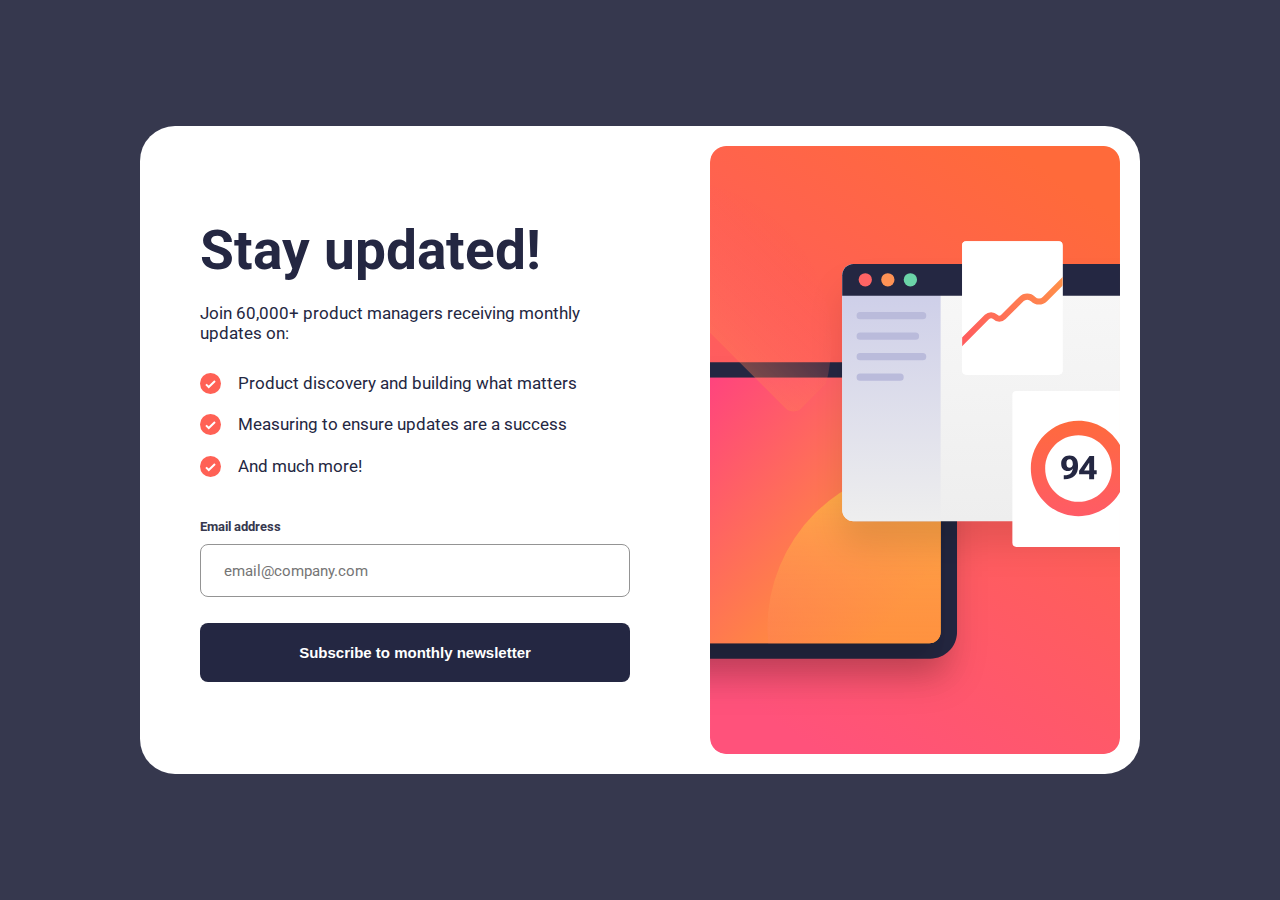
<file: index.html>
<!DOCTYPE html>
<html lang="en">

<head>
  <meta charset="UTF-8">
  <meta name="viewport" content="width=device-width, initial-scale=1.0">
  <link rel="icon" type="image/png" sizes="32x32" href="./assets/images/favicon-32x32.png">
  <title>Frontend Mentor | Newsletter sign-up form with success message</title>
  <link rel="preconnect" href="https://fonts.googleapis.com">
  <link rel="preconnect" href="https://fonts.gstatic.com" crossorigin>
  <link href="https://fonts.googleapis.com/css2?family=Roboto:ital,wght@0,100..900;1,100..900&display=swap"
    rel="stylesheet">
  <link rel="stylesheet" href="./css/style.css">
  <script src="./js/script.js" defer></script>
</head>

<body>

  <form class="form">
    <div class="form__img-box">
      <picture>
        <source srcset="./assets/images/illustration-sign-up-desktop.svg" media="(min-width: 768px)" />
        <img width="375" height="284" src="./assets/images/illustration-sign-up-mobile.svg" alt="" class="form__img">
      </picture>
    </div>
    <div class="form__body">
      <h1 class="form__title">Stay updated!</h1>
      <p class="form__info">Join 60,000+ product managers receiving monthly updates on:</p>

      <ul class="form__list">
        <li class="form__list-item"><img width="21" height="21" src="./assets/images/icon-list.svg" alt=""
            class="form__list-icon"> Product discovery and building what matters</li>
        <li class="form__list-item"><img width="21" height="21" src="./assets/images/icon-list.svg" alt=""
            class="form__list-icon"> Measuring to ensure updates are a success</li>
        <li class="form__list-item"><img width="21" height="21" src="./assets/images/icon-list.svg" alt=""
            class="form__list-icon"> And much more!</li>
      </ul>
      <div class="form__box">
        <div class="form__error-box">
          <label for="email">Email address</label>
          <p class="email-error"></p>
        </div>
        <input type="email" id="email" placeholder="email@company.com">
      </div>
      <div class="form__btn-box">
        <button class="form__btn">Subscribe to monthly newsletter</button>
      </div>
    </div>
  </form>
  <!-- 
  

 

  
  
  


  


  Thanks for subscribing!

  A confirmation email has been sent to ash@loremcompany.com.
  Please open it and click the button inside to confirm your subscription.

  Dismiss message -->



  <!-- Challenge by Frontend Mentor - https://www.frontendmentor.io?ref=challenge -->
</body>

</html>
</file>
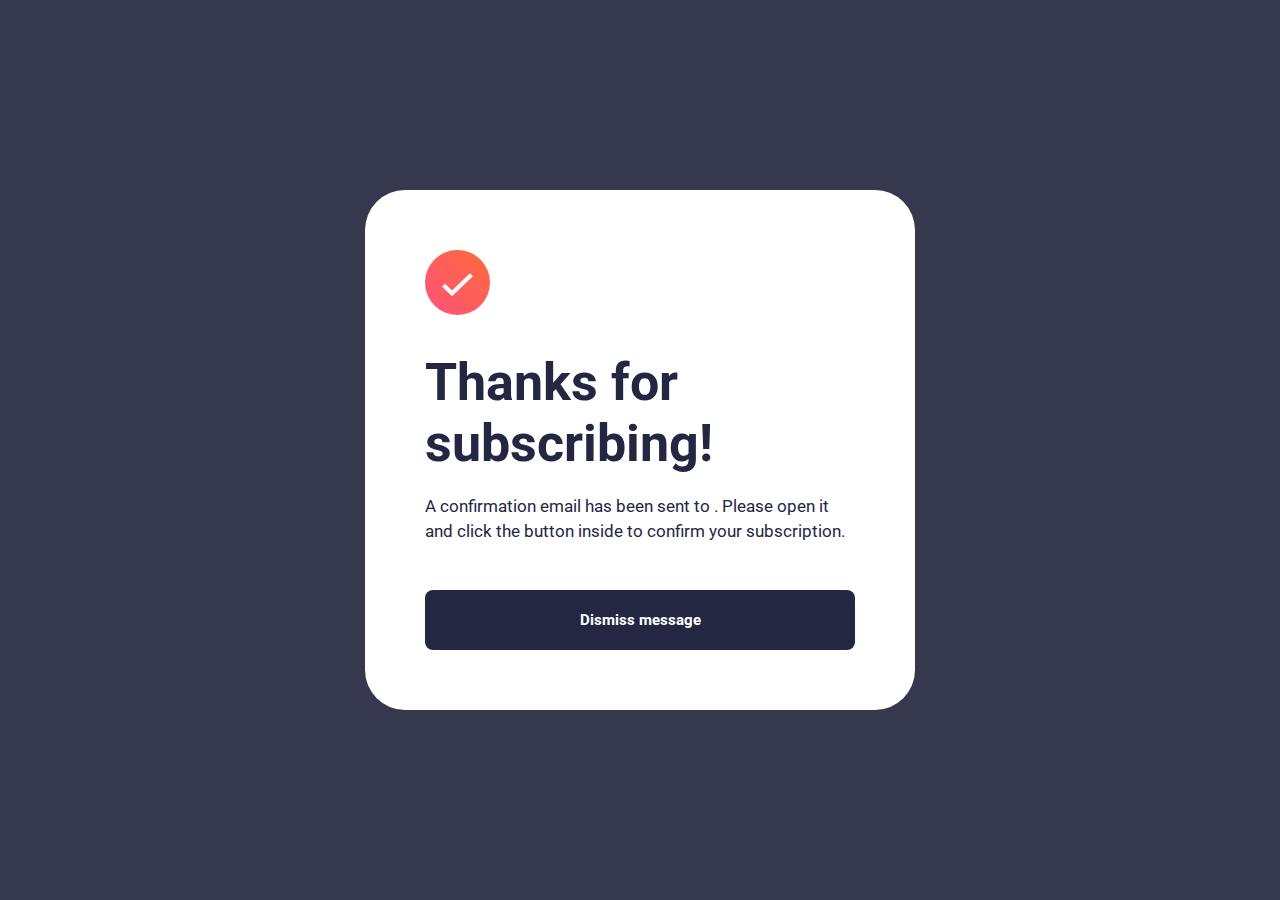
<file: subscribtion-status.html>
<!DOCTYPE html>
<html lang="en">

<head>
    <meta charset="UTF-8">
    <meta name="viewport" content="width=device-width, initial-scale=1.0">
    <link rel="icon" type="image/png" sizes="32x32" href="./assets/images/favicon-32x32.png">
    <title>Frontend Mentor | Newsletter sign-up form with success message</title>
    <link rel="preconnect" href="https://fonts.googleapis.com">
    <link rel="preconnect" href="https://fonts.gstatic.com" crossorigin>
    <link href="https://fonts.googleapis.com/css2?family=Roboto:ital,wght@0,100..900;1,100..900&display=swap"
        rel="stylesheet">
    <link rel="stylesheet" href="./css/style.css">
    <script src="./js/summary.js" defer></script>
</head>

<body>
    <section class="sub">
        <div class="sub__container">
            <img width="307" height="307" loading="lazy" src="./assets/images/icon-success.svg" alt="" class="sub__img">
            <h1 class="sub__title">Thanks for subscribing!</h1>
            <p class="sub__info"> A confirmation email has been sent to <span class="sub__email"></span>. Please open it
                and click the button inside to confirm your subscription.</p>

            <a href="index.html" class="sub__dismiss-btn">Dismiss message</a>
        </div>
    </section>


    <!-- Challenge by Frontend Mentor - https://www.frontendmentor.io?ref=challenge -->
</body>

</html>
</file>
<file: css/style.css>
* {
  margin: 0;
  padding: 0;
  box-sizing: border-box;
}

:root {
  --red: hsl(4, 100%, 67%);
  --darkBlue: hsl(234, 29%, 20%);
  --lightBlue: hsl(235, 18%, 26%);
  --grey: hsl(0, 0%, 58%);
  --white: hsl(0, 0%, 100%);
  --titleSize: clamp(3.4rem, 8vw, 4.6rem);
  --textSize: clamp(1.5rem, 3vw, 1.7rem);
}

html {
  font-size: 62.5%;
}

body {
  font-family: "Roboto", sans-serif;
  background-color: var(--lightBlue);
}

img,
picture {
  display: block;
  max-width: 100%;
  width: 100%;
  height: auto;
}

picture {
  height: 100%;
}

.form {
  width: 100%;
  max-width: 1000px;
  margin: 0 auto;
  background-color: var(--white);
}
.form__body {
  padding: 3.5em 2.5em;
}
.form__title {
  font-size: var(--titleSize);
  color: var(--darkBlue);
  font-weight: 700;
}
.form__info {
  margin-block-start: 1.2em;
  font-size: var(--textSize);
  color: var(--darkBlue);
}
.form__list {
  list-style: none;
  padding: 2em 0;
}
.form__list-item {
  display: flex;
  align-items: flex-start;
  padding: 0.6em 0;
  font-size: var(--textSize);
  color: var(--darkBlue);
}
.form__list-icon {
  width: 19px;
  height: auto;
  flex-shrink: 0;
  margin-inline-end: 1em;
}
.form__box {
  margin-block-start: 0.8em;
}
.form input {
  display: block;
}
.form__error-box {
  display: flex;
  justify-content: space-between;
  align-items: center;
}
.form label,
.form .email-error {
  display: block;
  font-weight: 700;
  color: var(--lightBlue);
  font-size: 1.15rem;
}
.form .email-error {
  color: var(--red);
}
.form input {
  margin-block-start: 0.7em;
  padding: 1.1em 1.5em;
  width: 100%;
  font-family: inherit;
  border-radius: 8px;
  font-size: 1.35rem;
  border: 1px solid var(--grey);
  color: var(--grey);
  outline: none;
}
.form__btn-box {
  isolation: isolate;
}
.form__btn {
  position: relative;
  margin-block-start: 1.7em;
  padding: 1.4em 2em;
  width: 100%;
  border-radius: 8px;
  border: none;
  background-color: var(--darkBlue);
  color: var(--white);
  font-weight: 700;
  cursor: pointer;
  z-index: 0;
  outline: none;
  transition: background 0.3s;
}
.form__btn:hover, .form__btn:focus-visible {
  background: none;
  transition: background 0.5s;
}
.form__btn:hover::before, .form__btn:focus-visible::before {
  opacity: 1;
}
.form__btn:hover::after, .form__btn:focus-visible::after {
  opacity: 0.6;
}
.form__btn::before, .form__btn::after {
  content: "";
  position: absolute;
  inset: 0;
  width: 100%;
  height: 100%;
  background-image: linear-gradient(to right, #ff5279 10%, #ff6155 60%, #ff7c4d);
  opacity: 0;
  border-radius: inherit;
  z-index: -1;
  transition: opacity 0.5s;
}
.form__btn::after {
  top: 0.1em;
  left: 0.1em;
  filter: blur(10px);
  z-index: -2;
}
.form input:active,
.form input:focus,
.form input:focus-visible {
  border: 1px solid var(--darkBlue);
  outline: 1px solid var(--darkBlue);
  color: var(--darkBlue);
}

.form__box.error input {
  background-color: hsla(4, 100%, 67%, 0.167);
  border: 1px solid hsla(4, 100%, 67%, 0.675);
  outline: 1px solid hsla(4, 100%, 67%, 0.675);
  color: var(--red);
}

.sub__container {
  padding: 2em;
  height: 100vh;
  display: flex;
  flex-direction: column;
  align-items: flex-start;
  background-color: var(--white);
}
.sub__img {
  margin-block-start: 10em;
  width: 60px;
  height: auto;
}
.sub__title {
  margin-block-start: 1em;
  font-size: clamp(4rem, 8vw, 5.2rem);
  color: var(--darkBlue);
}
.sub__info {
  font-size: 1.7rem;
  margin-block-start: 1.2em;
  color: var(--darkBlue);
  line-height: 150%;
}
.sub__email {
  font-weight: 700;
}
.sub__dismiss-btn {
  position: relative;
  margin-block-start: 1.7em;
  padding: 1.4em 2em;
  width: 100%;
  border-radius: 8px;
  border: none;
  background-color: var(--darkBlue);
  color: var(--white);
  font-weight: 700;
  cursor: pointer;
  z-index: 0;
  outline: none;
  transition: background 0.3s;
  margin-block-start: auto;
  text-decoration: none;
  text-align: center;
  font-size: 1.3rem;
}
.sub__dismiss-btn:hover, .sub__dismiss-btn:focus-visible {
  background: none;
  transition: background 0.5s;
}
.sub__dismiss-btn:hover::before, .sub__dismiss-btn:focus-visible::before {
  opacity: 1;
}
.sub__dismiss-btn:hover::after, .sub__dismiss-btn:focus-visible::after {
  opacity: 0.6;
}
.sub__dismiss-btn::before, .sub__dismiss-btn::after {
  content: "";
  position: absolute;
  inset: 0;
  width: 100%;
  height: 100%;
  background-image: linear-gradient(to right, #ff5279 10%, #ff6155 60%, #ff7c4d);
  opacity: 0;
  border-radius: inherit;
  z-index: -1;
  transition: opacity 0.5s;
}
.sub__dismiss-btn::after {
  top: 0.1em;
  left: 0.1em;
  filter: blur(10px);
  z-index: -2;
}

@media (576px <= width) {
  .form__body {
    padding: 4em 3em;
  }
  .form__box {
    margin-block-start: 1.2em;
  }
  .form label,
  .form .email-error {
    font-size: 1.25rem;
  }
  .form input {
    font-size: 1.5rem;
  }
  .form__btn {
    font-size: 1.5rem;
  }
  .sub {
    padding: 2em;
    height: 100vh;
    display: flex;
    justify-content: center;
    align-items: center;
  }
  .sub__container {
    padding: 6em;
    height: auto;
    width: 100%;
    max-width: 550px;
    border-radius: 40px;
  }
  .sub__img {
    margin: 0;
    width: 65px;
  }
  .sub__title {
    margin-block-start: 0.7em;
  }
  .sub__dismiss-btn {
    margin-block-start: 3em;
    font-size: 1.5rem;
  }
}
@media (700px <= width) {
  .form__list-icon {
    width: 21px;
  }
}
@media (768px <= width) {
  body {
    min-height: 100vh;
    display: flex;
    justify-content: center;
    align-items: center;
  }
  .form {
    display: flex;
    border-radius: 35px;
  }
  .form__img-box {
    padding: 2em;
    order: 1;
    width: 50%;
  }
  .form__img {
    height: 100%;
    -o-object-fit: cover;
       object-fit: cover;
    border-radius: 15px;
  }
  .form__body {
    width: 55%;
    padding: 5em;
    align-self: center;
  }
}
@media (992px <= width) {
  .form__title {
    font-size: 5.5rem;
  }
  .form__img-box {
    width: 45%;
  }
  .form__body {
    padding: 8em 6em;
  }
}/*# sourceMappingURL=style.css.map */
</file>
